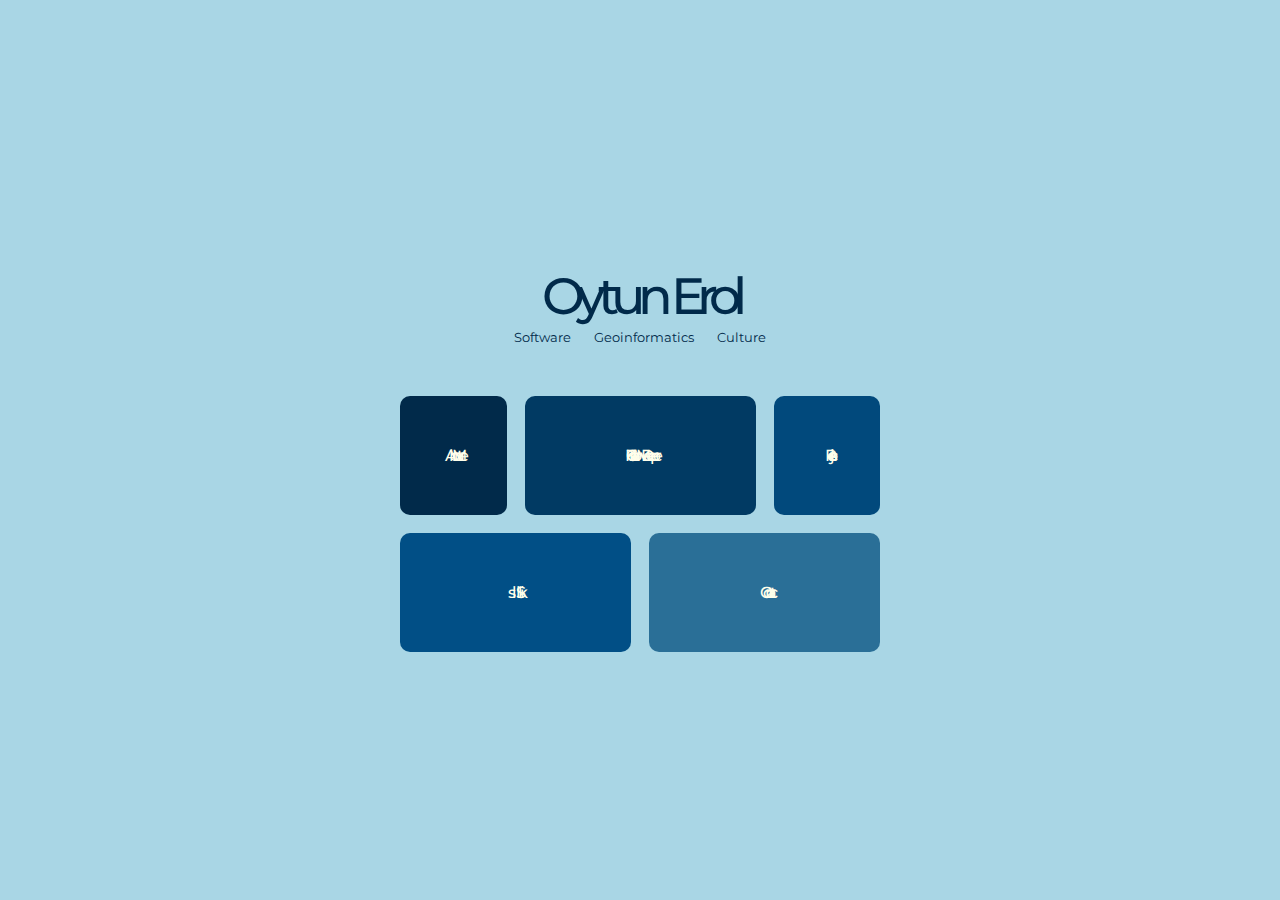
<file: index.html>
<!DOCTYPE html>
<!-- <html lang="en"> -->
<head>
    <meta charset="UTF-8">
    <meta name="viewport" content="width=device-width, initial-scale=1.0">
    <title>Oytun Erol</title>

    <!-- Google Fonts -->
    <link rel="preconnect" href="https://fonts.googleapis.com">
    <link rel="preconnect" href="https://fonts.gstatic.com" crossorigin>
    <link href="https://fonts.googleapis.com/css2?family=Montserrat:ital,wght@0,100..900;1,100..900&display=swap" rel="stylesheet">
    <!-- Google Fonts -->

    <link rel="stylesheet" href="assets/css/base.css">
    <link rel="stylesheet" href="assets/css/style.css">
</head>
<body>

    <div class="title">
        <h1 class="site-title">Oytun Erol</h1>
        <div class="tag-container">
            <div class="tag"><p class="tag-text">Software</p></div>
            <div class="tag"><p class="tag-text">Geoinformatics</p></div>
            <div class="tag"><p class="tag-text">Culture</p></div>
        </div>
    </div>


    <div class="main">
        <a class="box" id="about-me-link" grid-area="about" href="about.html"><h1 class="box-title" id="about-me">About Me</h1></a>
        <a class="box" id="gtkmd-link" grid-area="gtkmd" href="gtkmd.html"><h1 class="box-title" id="gtkmd">Get To Know Me Deeper</h1></a>
        <a class="box" id="projects-link" grid-area="projects" href="projects.html"><h1 class="box-title" id="projects">Projects</h1></a>
        <a class="box" id="skills-link" grid-area="skills" href="skills.html"><h1 class="box-title" id="skills">Skills</h1></a>
        <a class="box" id="contact-link" grid-area="contact" href="contact.html"><h1 class="box-title" id="contact">Contact</h1></a>
    </div>
</body>
</html>
</file>
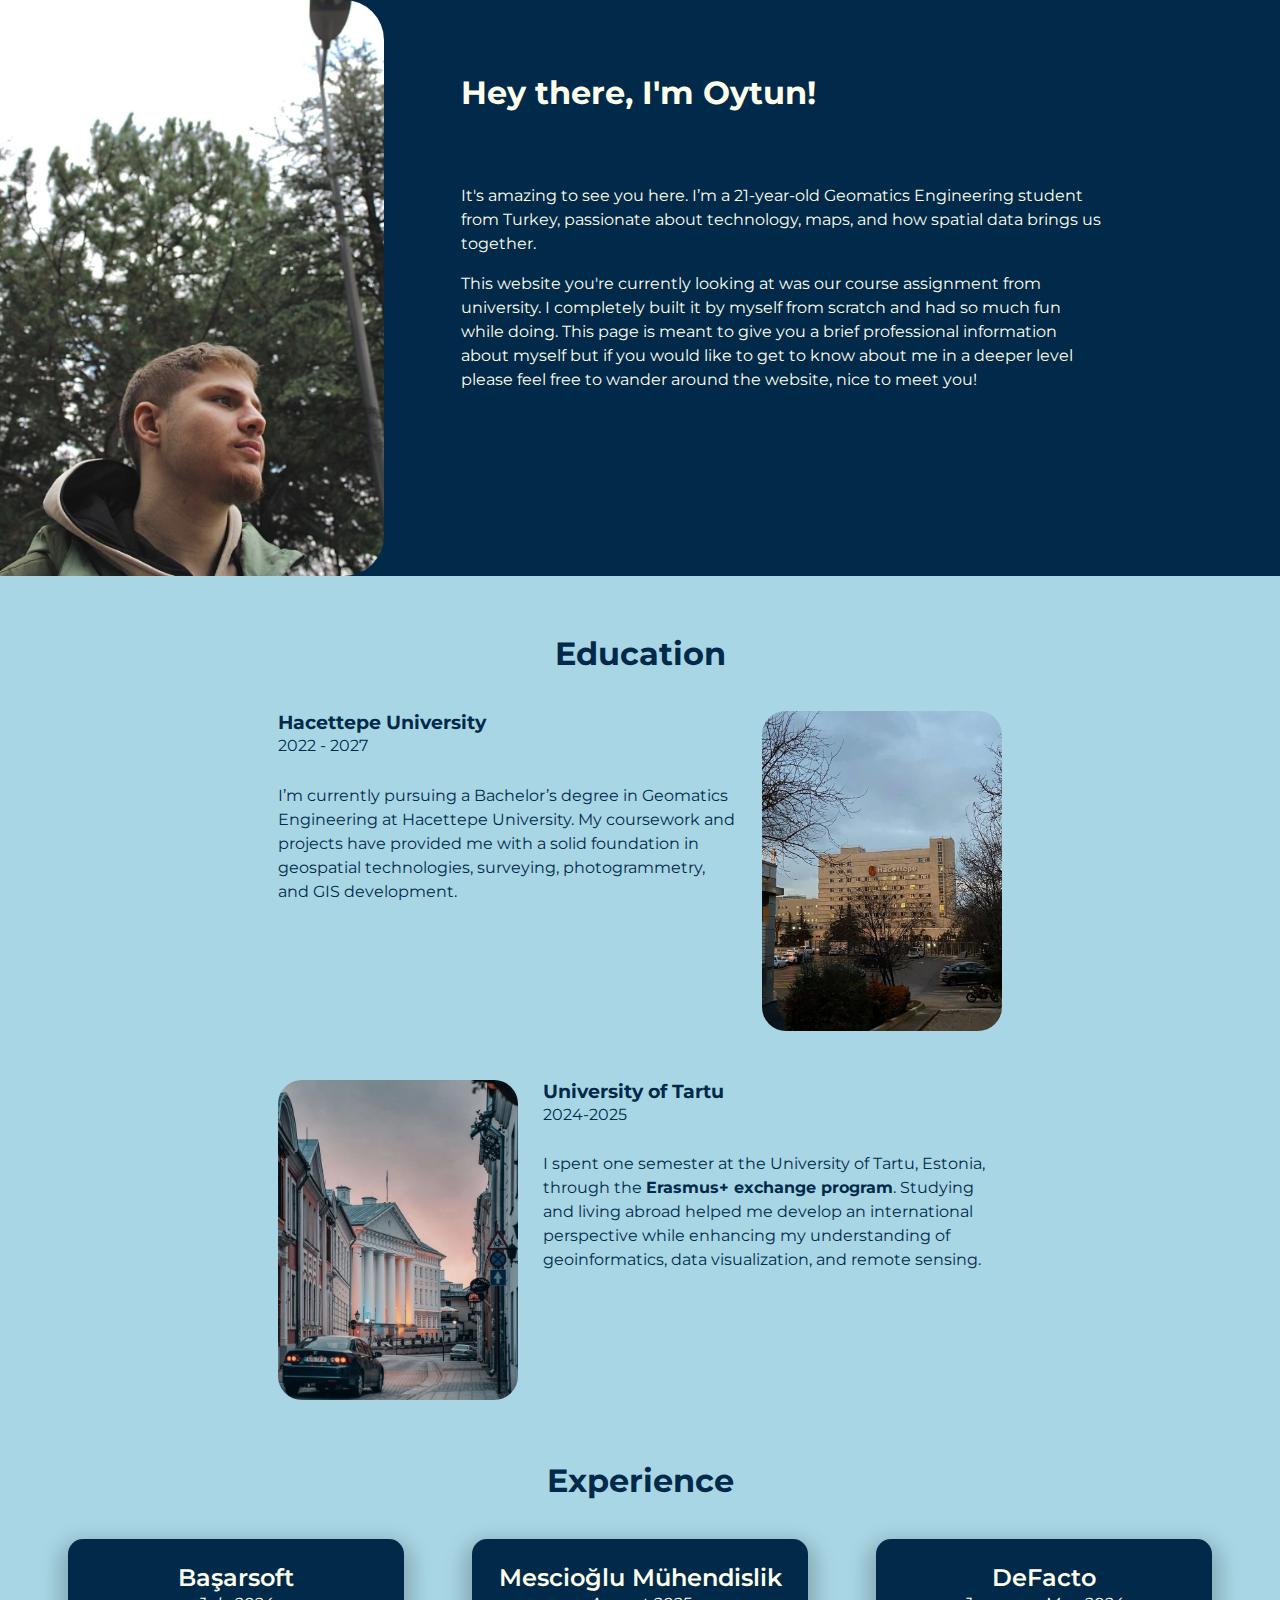
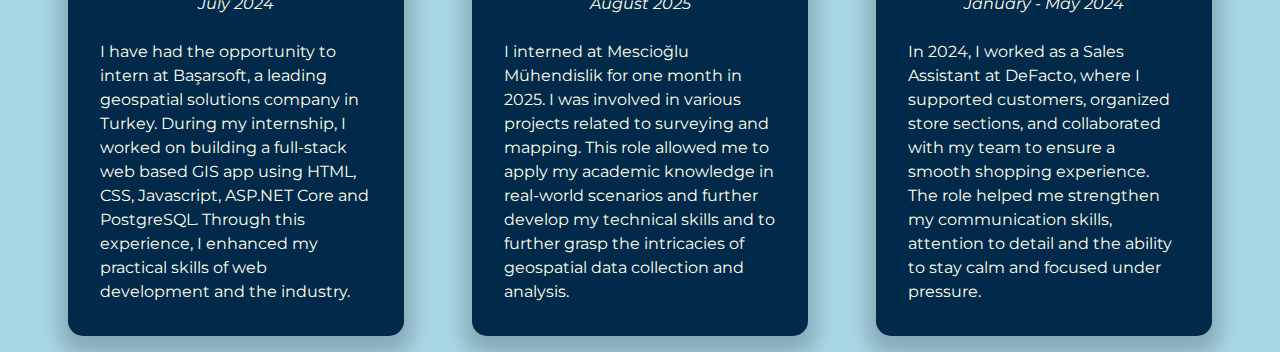
<file: about.html>
<!DOCTYPE html>
<html lang="en">
<head>
    <meta charset="UTF-8">
    <meta name="viewport" content="width=device-width, initial-scale=1.0">
    <title>About Me</title>
    <link rel="stylesheet" href="assets/css/about.css">
    <link rel="preconnect" href="https://fonts.googleapis.com">
    <link rel="preconnect" href="https://fonts.gstatic.com" crossorigin>
    <link href="https://fonts.googleapis.com/css2?family=Montserrat:ital,wght@0,100..900;1,100..900&display=swap" rel="stylesheet">
</head>
<body>

    <div class="wrapper" id="introduction">

        <div class="photo-container">
            <img src="assets/images/profile.webp" alt="profile photo" class="profile-photo">
        </div>
        <div class="introduction">
            <div class="salute-container">
                <h1 class="salute">
                    Hey there, I'm Oytun!
                </h1>
            </div>

            <div class="introduction-text-container">
                <p class="introduction-text" id="intro-text-1">
                    It's amazing to see you here. I’m a 21-year-old Geomatics Engineering student from Turkey, passionate about technology, maps, and how spatial data brings us together.
                </p>

                <p class="introduction-text" id="intro-text-2">
                    This website you're currently looking at was our course assignment from university. I completely built it by myself from scratch and had so much fun while doing. This page is meant to give you a brief professional information about myself but if you would like to get to know about me in a deeper level please feel free to wander around the website, nice to meet you!
                </p>
            </div>
        </div>
    </div>

    <div class="wrapper" id="education">
        <div class="section-title">
            <h2 class="education-main-title-text">
                Education
            </h2>
        </div>
        <div class="edu-card-container">
            <div class="edu-card" id="hacettepe-card">

                <div class="edu-image-container" id="hacettepe-image-container">
                    <img src="assets/images/hacettepe.webp" alt="The Beytepe Campus of Hacettepe University" class="edu-image" id="hacettepe-image">
                </div>
                
                <div class="edu-card-content-wrapper">
                    <div class="edu-title-container">
                        <h3 class="edu-title">Hacettepe University</h3>
                        <p class="edu-dates">2022 - 2027</p>
                    </div>
                    <p class="edu-card-content">
                        I’m currently pursuing a Bachelor’s degree in Geomatics Engineering at Hacettepe University. My coursework and projects have provided me with a solid foundation in geospatial technologies, surveying, photogrammetry, and GIS development.
                    </p>
                </div>


            </div>

            <div class="edu-card" id="unitartu-card">

                <div class="edu-card-content-wrapper">
                    <div class="edu-title-container">
                        <h3 class="edu-title">University of Tartu</h3>
                        <p class="edu-dates">2024-2025</p>
                    </div>
                    <p class="edu-card-content">
                        I spent one semester at the University of Tartu, Estonia, through the <strong>Erasmus+ exchange program</strong>. Studying and living abroad helped me develop an international perspective while enhancing my understanding of geoinformatics, data visualization, and remote sensing.
                    </p>
                </div>

                <div class="edu-image-container" id="unitartu-image-container">
                    <img src="assets/images/tartu.webp" alt="The Main Building of University of Tartu" class="edu-image" id="tartu-image">
                </div>
            </div>
        </div>
    </div>

    <div class="wrapper" id="experience">
        <div class="section-title">
            <h2>Experience</h2>
        </div>
        <div class="xp-card-container">

            <div class="xp-card" id="xp-card-basarsoft">
                <div class="xp-card-title-container">
                    <h3 class="xp-card-title">Başarsoft</h3>
                    <p class="xp-card-dates">July 2024</p>
                </div>
                <div class="xp-card-content">
                    <p class="xp-card-content-text">
                        I have had the opportunity to intern at Başarsoft, a leading geospatial solutions company in Turkey. During my internship, I worked on building a full-stack web based GIS app using HTML, CSS, Javascript, ASP.NET Core and PostgreSQL. Through this experience, I enhanced my practical skills of web development and the industry.
                    </p>
                </div>
            </div>

            <div class="xp-card" id="xp-card-mescioglu">
                <div class="xp-card-title-container">
                    <h3 class="xp-card-title">Mescioğlu Mühendislik</h3>
                    <p class="xp-card-dates">August 2025</p>
                </div>
                <div class="xp-card-content">
                    <p class="xp-card-content-text">
                        I interned at Mescioğlu Mühendislik for one month in 2025. I was involved in various projects related to surveying and mapping. This role allowed me to apply my academic knowledge in real-world scenarios and further develop my technical skills and to further grasp the intricacies of geospatial data collection and analysis.
                    </p>
                </div>
            </div>

            <div class="xp-card" id="xp-card-defacto">
                <div class="xp-card-title-container">
                    <h3 class="xp-card-title">DeFacto</h3>
                    <p class="xp-card-dates">January - May 2024</p>
                </div>
                <div class="xp-card-content">
                    <p class="xp-card-content-text">
                        In 2024, I worked as a Sales Assistant at DeFacto, where I supported customers, organized store sections, and collaborated with my team to ensure a smooth shopping experience. The role helped me strengthen my communication skills, attention to detail and the ability to stay calm and focused under pressure.
                    </p>
                </div>
            </div>
        </div>
    </div>
  
</body>
</html>
</file>
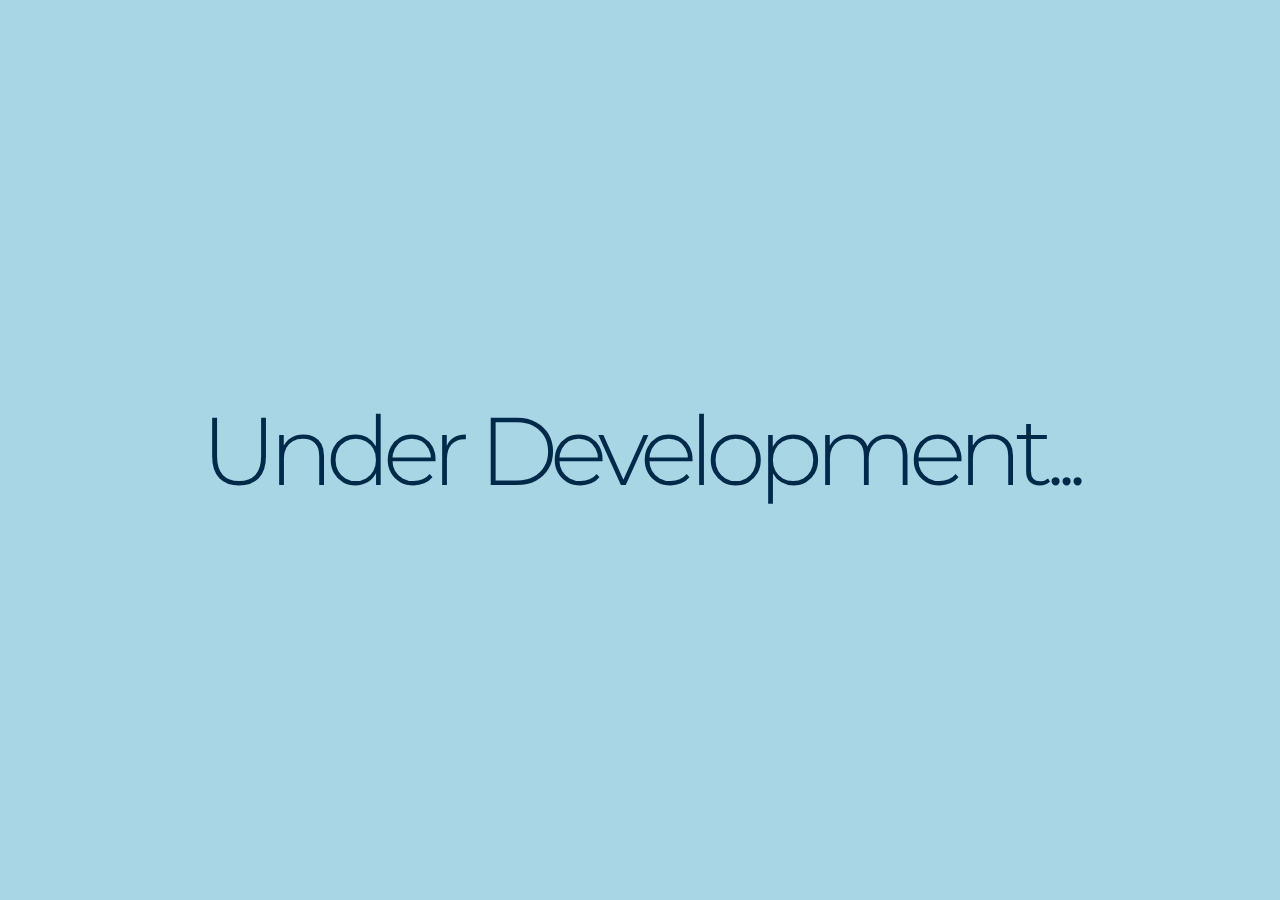
<file: contact.html>
<!DOCTYPE html>
<html lang="en">
<head>
    <meta charset="UTF-8">
    <meta name="viewport" content="width=device-width, initial-scale=1.0">
    <title>Contact</title>

    <!-- Google Fonts -->
    <link rel="preconnect" href="https://fonts.googleapis.com">
    <link rel="preconnect" href="https://fonts.gstatic.com" crossorigin>
    <link href="https://fonts.googleapis.com/css2?family=Montserrat:ital,wght@0,100..900;1,100..900&display=swap" rel="stylesheet">
    <!-- Google Fonts -->

    <link rel="stylesheet" href="assets/css/base.css">
    <link rel="stylesheet" href="assets/css/contact.css">
</head>
<body>
    <h1 class="sign">Under Development...</h1>
</body>
</html>
</file>
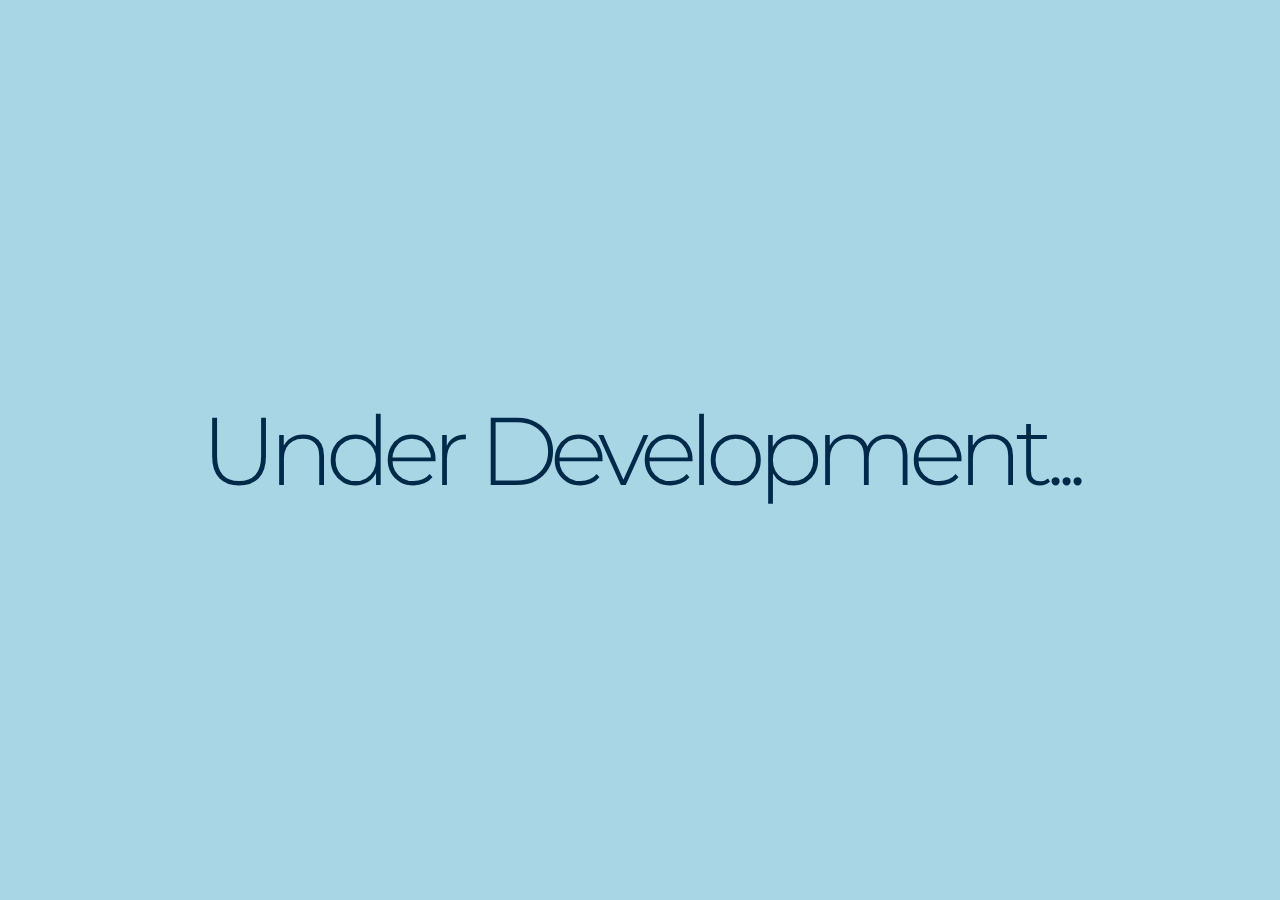
<file: projects.html>
<!DOCTYPE html>
<html lang="en">
<head>
    <meta charset="UTF-8">
    <meta name="viewport" content="width=device-width, initial-scale=1.0">
    <title>Skills</title>

    <!-- Google Fonts -->
    <link rel="preconnect" href="https://fonts.googleapis.com">
    <link rel="preconnect" href="https://fonts.gstatic.com" crossorigin>
    <link href="https://fonts.googleapis.com/css2?family=Montserrat:ital,wght@0,100..900;1,100..900&display=swap" rel="stylesheet">
    <!-- Google Fonts -->

    <link rel="stylesheet" href="assets/css/base.css">
    <link rel="stylesheet" href="assets/css/projects.css">
</head>
<body>
    <h1 class="sign">Under Development...</h1>
</body>
</html>
</file>
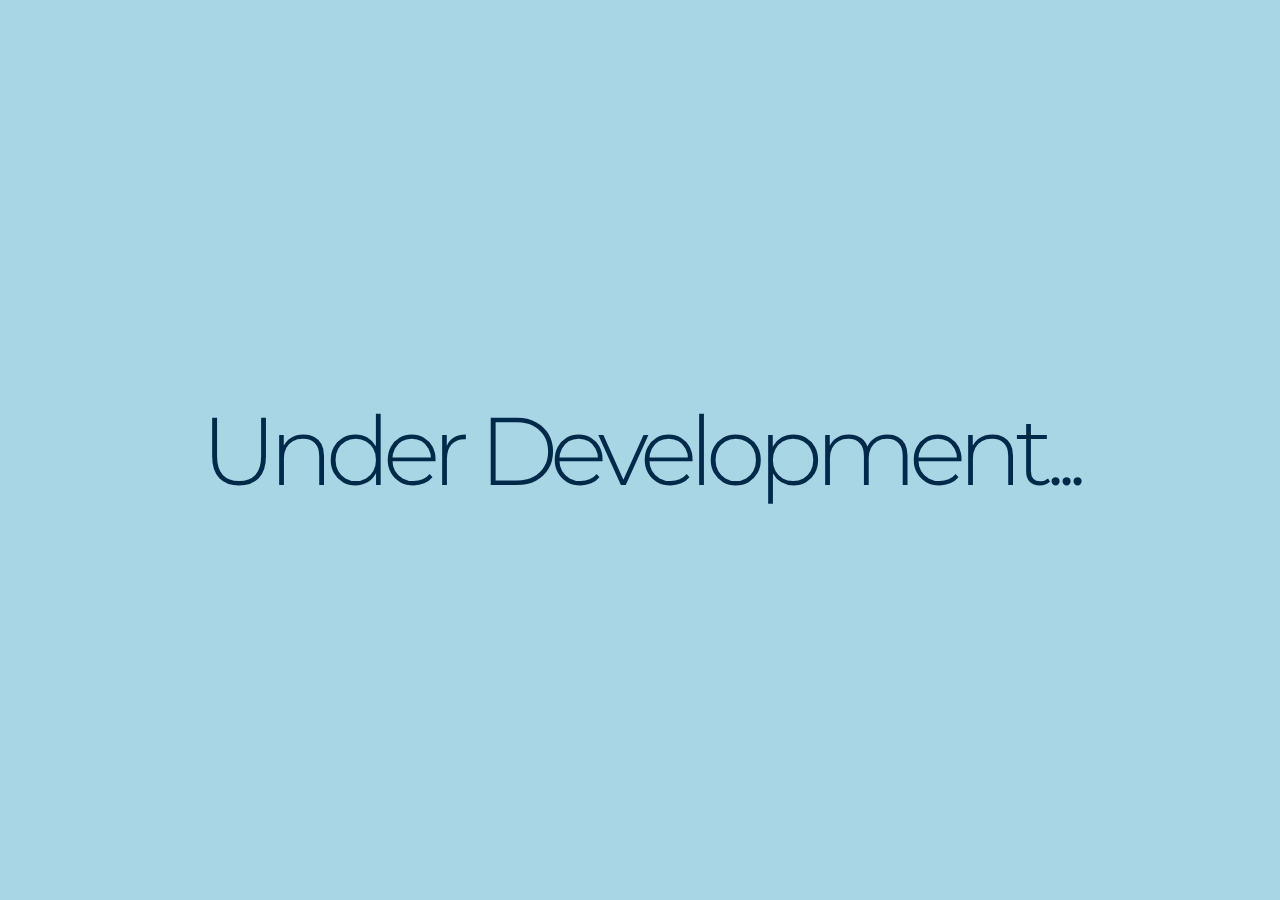
<file: skills.html>
<!DOCTYPE html>
<html lang="en">
<head>
    <meta charset="UTF-8">
    <meta name="viewport" content="width=device-width, initial-scale=1.0">
    <title>Skills</title>

    <!-- Google Fonts -->
    <link rel="preconnect" href="https://fonts.googleapis.com">
    <link rel="preconnect" href="https://fonts.gstatic.com" crossorigin>
    <link href="https://fonts.googleapis.com/css2?family=Montserrat:ital,wght@0,100..900;1,100..900&display=swap" rel="stylesheet">
    <!-- Google Fonts -->

    <link rel="stylesheet" href="assets/css/base.css">
    <link rel="stylesheet" href="assets/css/skills.css">
</head>
<body>
    <h1 class="sign">Under Development...</h1>
</body>
</html>
</file>
<file: assets/css/base.css>
:root {
  --background-color: #A9D6E5;
  --text-color-bright: #FFFFEB;
  --text-color-dark: #012A4A;
  --color-1: #012A4A;
  --color-2: #013A63;
  --color-3: #01497C;
  --color-4: #014F86;
  --color-5: #2A6F97;
}

* {
    -webkit-touch-callout: none;
    user-select: none;
    -webkit-user-select: none;
    -moz-user-select: none;
    -ms-user-select: none;
    -webkit-user-drag: none;
    -khtml-user-drag: none;
    -moz-user-drag: none;
    -o-user-drag: none;
    -user-drag: none;
}

body {
    padding: 0;
    margin: 0;
    height: 100vh;
    background-color: var(--background-color);
}
h1, h2, h3, h4, h5, h6, p {
    color: var(--text-color-dark);
    font-family: Montserrat, Verdana, Geneva, Tahoma, sans-serif;
}

h1 {
    font-weight: 300;
    font-size: 6rem;
    letter-spacing: -0.50rem;
}

img {
    pointer-events: none;
    max-inline-size: 100%;
}
</file>
<file: assets/css/style.css>
:root {
  --background-color: #A9D6E5;
  --text-color-bright: #FFFFEB;
  --text-color-dark: #012A4A;
  --color-1: #012A4A;
  --color-2: #013A63;
  --color-3: #01497C;
  --color-4: #014F86;
  --color-5: #2A6F97;
}

body {
    -webkit-user-select: none; 
    -moz-user-select: none;    
    -ms-user-select: none;     
    user-select: none;         
    background-color: var(--background-color);
    /* position: fixed;
    top: 50%;
    left: 50%;
    translate: -50% -50%;
    display: grid;
    grid-template-rows: 1fr auto 1fr; */
    /* Experimentation between flex and grid layouts */
    display: flex;
    flex-direction: column;
    justify-content: center;
    align-items: center;
    height: 100vh;
    margin: 0;
    padding: 0;
}

a {
    text-decoration: none;
}

h1 {
    font-family: Montserrat, Verdana, Geneva, Tahoma, sans-serif;
    font-weight: 500;
}

p {
    font-family: Montserrat, Verdana, Geneva, Tahoma, sans-serif;
    font-weight: 400;
}

#about-me-link { grid-area: about; }
#gtkmd-link { grid-area: gtkmd; }
#projects-link { grid-area: projects; }
#skills-link { grid-area: skills; }
#contact-link { grid-area: contact; }

.title {
    display: flex;
    flex-direction: column;
    align-items: center;
    justify-content: flex-end;
    margin: 1rem;
    margin-bottom: min(2vw, 10rem);
}

.tag-container {
    padding: 0;
    display: flex;
    gap: 10px;
    flex-wrap: wrap;
    justify-content: center;
    margin-bottom: clamp(1rem, 2vw, 3rem);
}

.main {
    display: grid;
    gap: 2vh;
    grid-template-areas:
        "about"
        "gtkmd"
        "projects"
        "skills"
        "contact";
}

.site-title {
    color: var(--text-color-dark);
    text-align: center;
    font-size: clamp(2.5rem, 4vw, 5rem);
    margin: 0;
    padding: 0;
    margin-bottom: 0.25vw;
}

.tag {
    color: var(--text-color-dark);
    font-size: clamp(0.8rem, 1vw, 1.5vw);
    margin: 0 0.5vw;
}

.tag-text {
    margin: 0;
    padding: 0;
    color: var(--text-color-dark);
}

.box {
    display: flex;
    justify-content: center;
    align-items: center;
    margin: 0;
    padding: 0;
    height: max(10vh, 5rem);
    width: clamp(15rem, 50vw, 80rem);
    border-radius: 10px;
    transition: all 0.5s ease-out;
}

.box-title {
    margin: 0;
    padding: 1vw 2vw;
    text-align: center;
    font-size: clamp(1rem, 1vw, 2rem);
    color: var(--text-color-bright);
}

@media screen and (min-width: 600px) {
    .box {
        display: flex;
        justify-content: center;
        align-items: center;
        margin: 0;
        padding: 0;
        height: auto;
        width: auto;
    }
    .main {
        height: clamp(12rem, 20vw, 30vw);
        width: clamp(30rem, 35vw, 45vw);
        grid-template-columns: 1fr 1fr 1fr 1fr;
        grid-template-rows: 1fr 1fr;
        grid-template-areas:
            "about gtkmd gtkmd projects"
            "skills skills contact contact";
    }
}

.box:hover {
    filter: brightness(90%);
    cursor: pointer;
    box-shadow: #012a4a66 0px 3px 20px;
    transform: translateY(-5px);
}

#about-me-link, #about-me{background-color: var(--color-1);}
#gtkmd-link, #gtkmd {background-color: var(--color-2);}
#projects-link, #projects { background-color: var(--color-3);}
#skills-link, #skills { background-color: var(--color-4);}
#contact-link, #contact { background-color: var(--color-5);}
</file>
<file: assets/css/about.css>
:root {
  --background-color: #A9D6E5;
  --text-color-bright: #FFFFEB;
  --text-color-dark: #012A4A;
  --color-1: #012A4A;
  --color-2: #013A63;
  --color-3: #01497C;
  --color-4: #014F86;
  --color-5: #2A6F97;
}

* {
    margin: 0;
    padding: 0;
    /* border: red solid 1px; */
    background-color: var(--background-color);
}

body {
    -webkit-user-select: none; 
    -moz-user-select: none;    
    -ms-user-select: none;     
    user-select: none;   
    min-height: 100vh;
    display: flex;
    flex-direction: column;
    gap: 1.5vw;
}

h1, h2, h3, h4, h5, h6, p {
    color: var(--text-color-dark);
    font-family: Montserrat, Verdana, Geneva, Tahoma, sans-serif;
}

p {
    font-size: 1rem;
    font-weight: 400;
    line-height: 1.5rem;
}

img {
    max-inline-size: 100%;
}
.wrapper {
    padding: 0;
    margin: 0;
    height: auto;
    width: 100%;
    min-width: 100%;
}

#introduction {
    background-color: var(--color-1);
    display: flex;
    flex-direction: row;
    flex-wrap: wrap;
    justify-content: space-between;
}

#intro-text-1 {
    margin-bottom: 1em;
}

.profile-photo {
    border-radius: 0 40px 40px 0;
    display: block;
    background-color: var(--color-1);    
    height: auto;
    width: clamp(320px, 30vw, 425px);
}

.photo-container {
    background-color: var(--color-1);
}

.salute-container {
    grid-area: "box-1";
    background-color: var(--color-1);
    display: flex;
    align-items: center;
}

.introduction {
    background-color: var(--color-1);
    display: grid;
    grid-template-rows: 1fr auto 1fr;
    grid-template-areas: "box-1"
    "box-2";
    width: 50vw;
    flex-grow: 0.7;
    height: auto;
}

.introduction-text-container {
    grid-area: "box-2";
    background-color: var(--color-1);
    display: flex;
    flex-direction: column;
    align-items: flex-start;
    justify-content: center;
    height: 100%;
    width: clamp(375px, 50vw, 900px);
    /* min-width: 433; */
    /* border: red solid 2px; */
    /* width: 60vw; */
}

.introduction-text {
    background-color: var(--color-1);
    color: var(--text-color-bright);
    /* width: clamp(200px, 50vw, 600px); */
}

.salute {
    background-color: var(--color-1);
    color: var(--text-color-bright);
}

@media screen and (max-width: 720px) {
    #introduction {
        display: flex;
        flex-direction: column;
        align-items: center;
        justify-content: center;
    }

    .introduction-text-container {
        display: flex;
        align-items: center;
        margin: 5vw clamp(2px, 7vw, 200rem);
        max-width: 500px;
        min-width: 150px;
        width: 120%;
    }

    /* .introduction-text {
        width: ;
    } */

    .introduction {
    background-color: var(--color-1);
    flex-grow: 0.8;
    display: flex;
    flex-direction: column;
    align-items: center;
    margin: 0;
    /* width: clamp(200px, 40vw, 600px); */
    /* width: 100px; */
    }

        .salute {
        margin: 0;
        text-align: center;
    }

    .profile-photo {
        border-radius: 40px;
    }

    .photo-container {
        margin: 10vw;
    }


    
}
#experience {
    display: flex;
    flex-direction: column;
    align-items: center;
    justify-content: center;
    width: 100%;
    /* gap: 2rem; */
}

.experience-title {
    color: var(--text-color-dark);
    font-size: clamp(1rem, 2vw, 1.5rem);
    font-weight: 700;
    text-align: center;
}

.xp-card-container {
    height: auto;
    width: 100%;
    /* border: red solid 2px; */
    display: flex;
    flex-direction: row;
    justify-content: space-evenly;
    flex-wrap: wrap;
    /* gap: 2rem; */
}

.xp-card {
    background-color: var(--color-1);
    margin: 0;
    padding: 0;
    height: auto;
    width: auto;                      
    display: flex;
    flex-direction: column;
    align-items: center;
    justify-content: space-evenly;
    margin-bottom: 1rem;
    border-radius: 15px;
    box-shadow: 0px 10px 20px 9px rgba(0, 0, 0, 0.2);
    width: clamp(20rem, 30vw, 21rem);
}

.xp-card-title-container {
    background-color: var(--color-1);
    display: flex;
    flex-direction: column;
    align-items: center;
    justify-content: center;
    margin: 1.5rem;
}

.xp-card-title {
    background-color: var(--color-1);
    color: var(--text-color-bright);
    font-size: clamp(1rem, 5vw, 1.5rem);
    font-weight: 600;
    text-wrap: wrap;
    text-align: center;
}

.xp-card-dates {
    background-color: var(--color-1);
    color: var(--text-color-bright);
    font-size: 1rem;
    font-weight: 400;
    font-style: italic;
}

.xp-card-content {
    text-align: left;
    margin: 2rem;
    margin-top: 0;
}

.xp-card-content-text {
    background-color: var(--color-1);
    color: var(--text-color-bright);
    font-size: 1rem;
}

#education {
    display: flex;
    flex-direction: column;
    align-items: center;
}

.edu-card-container {
    display: flex;
    flex-direction: column;
    align-items: center;
    gap: 3.5vw;
}

.edu-title-container {
    display: flex;
    flex-direction: column;
}

.edu-card-content {
    text-align: left;
    margin-top: 2vw;
    width: auto;
    max-width: 50vw;
}

.edu-card {
    display: flex;
    flex-direction: row-reverse;
    align-items: flex-start;
    justify-content: space-evenly;
    width: clamp(50%, 65rem,  80%);
    gap: clamp(5%);

}

.edu-card-content-wrapper {
    display: flex;
    flex-direction: column;
    align-items: flex-start;
    flex: 1;
    max-width: 70%;
}

.edu-image-container {
    /* Give the container a fixed width and prevent it from shrinking */
    flex-basis: clamp(11rem, 29vw, 15rem);
}

.edu-image {
    border-radius: 1.5rem;
    width: 100%;
    height: 100%;
    object-fit: cover; 
    transition: all 0.5s ease-out;
    filter: brightness(95%);
}

.edu-image:hover {
    filter: brightness(105%);
    box-shadow: #012a4a66 0px 3px 20px;
}

#hacettepe-image-container {
    margin-left: 2vw;
}

#unitartu-image-container {
    margin-right: 2vw;
}

@media screen and (max-width: 600px) {
    #unitartu-card {
        flex-direction: column-reverse;
    }

    #hacettepe-card {
        flex-direction: column;
    }

    .edu-image-container {
        margin: 3vw;
        margin-top: 0;
        /* width: clamp(12rem 18rem); */
        width: 30vw;
    }

    .edu-card {
        align-items: center;
    }

    .edu-card-content {
        width: clamp(14rem, 40vw, 15rem);
        /* width: 30vw; */

    }

    .edu-card-content-wrapper {
        align-items: center;
    }
}

@media screen and (min-width: 1500px) {
    .introduction {
        width: 40vw;
    }
}

.section-title {
    margin: 3vw;
}

h2 {
    font-size: 2rem;
}
</file>
<file: assets/css/contact.css>
body {
    display: flex;
    align-items: center;
    justify-content: center;
}
</file>
<file: assets/css/projects.css>
body {
    display: flex;
    align-items: center;
    justify-content: center;
}
</file>
<file: assets/css/skills.css>
body {
    display: flex;
    align-items: center;
    justify-content: center;
}
</file>
